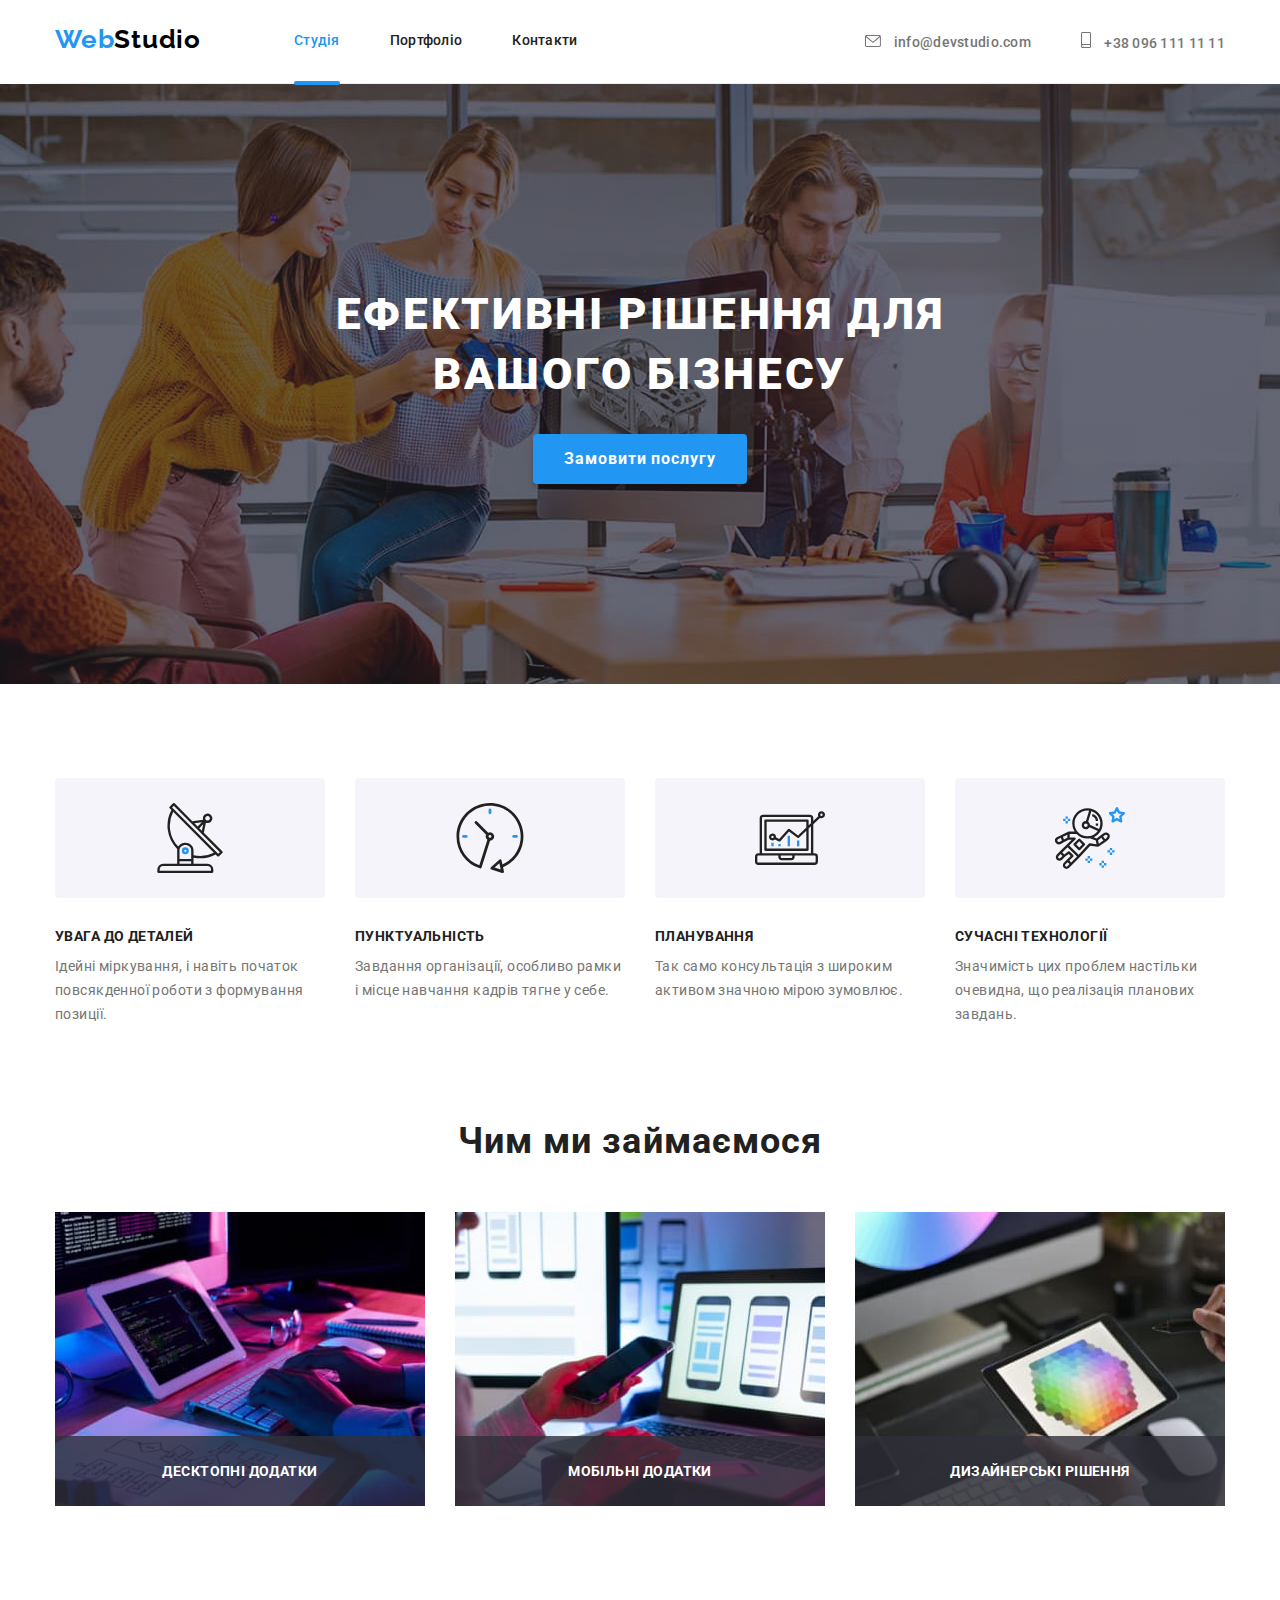
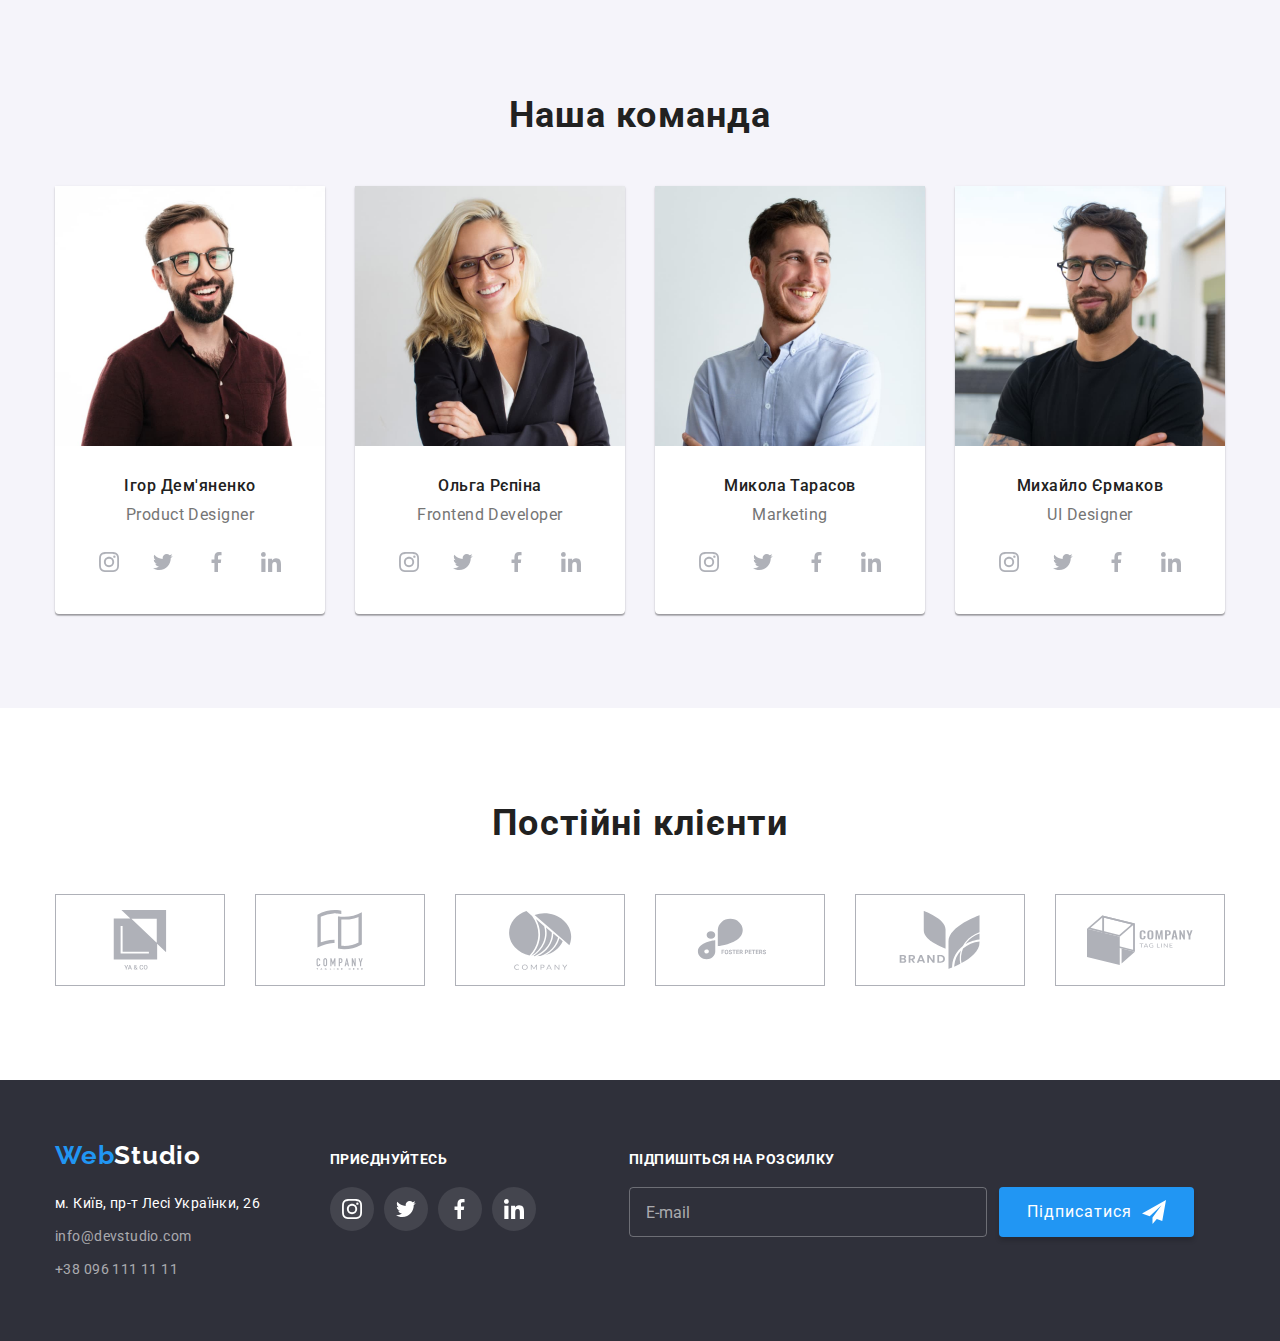
<file: index.html>
<!DOCTYPE html>
<html lang="uk">
  <head>
    <meta charset="UTF-8" />
    <meta http-equiv="X-UA-Compatible" content="IE=edge" />
    <meta name="viewport" content="width=device-width, initial-scale=1.0" />
    <title>Web Studio</title>
    <!-- Fonts -->
    <link rel="preconnect" href="https://fonts.googleapis.com" />
    <link rel="preconnect" href="https://fonts.gstatic.com" crossorigin />
    <link
      href="https://fonts.googleapis.com/css2?family=Raleway:wght@700&family=Roboto:wght@400;500;700;900&display=swap"
      rel="stylesheet"
    />
    <link
      rel="stylesheet"
      href="https://cdnjs.cloudflare.com/ajax/libs/modern-normalize/1.1.0/modern-normalize.min.css"
    />
    <link rel="stylesheet" href="./css/styles.css" />
  </head>
  <body class="page">
    <!--Шапка сайту-->
    <header class="header">
      <div class="container header-container">
        <a class="logo-header" href="index.html"> <span class="special">Web</span>Studio</a>
        <nav class="main-nav">
          <ul class="list list-nav">
            <li class="list-item"
              ><a
                class="link link-nav menu-link"
                href="./index.html"
                target="_parent"
                rel="noopener noreferrer"
                >Студія</a
              ></li
            >
            <li class="list-item"
              ><a
                class="link link-nav"
                href="./portfolio.html"
                target="_parent"
                rel="noopener noreferrer"
                >Портфоліо</a
              ></li
            >
            <li class="list-item"
              ><a class="link link-nav" href="" target="_parent" rel="noopener noreferrer"
                >Контакти</a
              ></li
            >
          </ul>
        </nav>
        <ul class="list-address list-address-nav">
          <li class="list-item">
            <a class="link link-nav icon" href="mailto:info@devstudio.com">
              <svg class="nav-icon" width="16px" height="12px">
                <use href="./images/icon.svg#mail"></use>
              </svg>
              info@devstudio.com
            </a>
          </li>
          <li class="list-item"
            ><a class="link link-nav" href="tel:+380961111111">
              <svg class="nav-icon" width="10px" height="16px">
                <use href="./images/icon.svg#smartphone"></use>
              </svg>
              +38 096 111 11 11</a
            ></li
          >
        </ul>
      </div>
    </header>

    <!--Основний контент-->
    <main class="main">
      <!--Герой контент-->
      <section class="hero">
        <div class="container hero-container">
          <h1 class="caption">Ефективні рішення для вашого бізнесу</h1>
          <button class="btn" type="button" data-modal-open>Замовити послугу</button>
        </div>

        <!-- Модальне вікно -->
        <div class="backdrop is-hidden" data-modal>
          <div class="modal">
            <button class="modal-btn" type="button" data-modal-close>
              <svg class="modal-svg" width="11" height="11">
                <use href="./images/icon.svg#vector"></use>
              </svg>
            </button>

            <form class="register-form">
              <strong class="register-form-title">Залиште свої дані, ми вам передзвонимо</strong>

              <div class="register-form-group" role="group">
                <label class="register-form-field">
                  <span class="register-form-label">Ім'я</span>
                  <span class="register-form-holder">
                    <input class="register-form-input" type="text" name="name" />
                    <svg class="register-form-icon" width="18" height="18">
                      <use href="./images/icon.svg#form-person"></use>
                    </svg>
                  </span>
                </label>

                <label class="register-form-field">
                  <span class="register-form-label">Телефон</span>
                  <span class="register-form-holder">
                    <input
                      class="register-form-input"
                      type="tel"
                      name="phone"
                      required
                      minlength="13"
                      maxlength="13"
                    />
                    <svg class="register-form-icon" width="18" height="18">
                      <use href="./images/icon.svg#form-phone"></use>
                    </svg>
                  </span>
                </label>

                <label class="register-form-field">
                  <span class="register-form-label">Пошта</span>
                  <span class="register-form-holder">
                    <input class="register-form-input" type="email" name="mail" />
                    <svg class="register-form-icon" width="18" height="18">
                      <use href="./images/icon.svg#form-mail"></use>
                    </svg>
                  </span>
                </label>

                <label class="register-form-field">
                  <span class="register-form-label">Коментар</span>
                  <textarea
                    class="register-form-massage"
                    name="comment"
                    rows="10"
                    placeholder="Введіть текст"
                  ></textarea>
                </label>
              </div>

              <label class="register-form-agreement">
                <input
                  class="register-form-checkbox visually-hidden"
                  type="checkbox"
                  name="checkbox"
                />
                
                <span class="checkbox-icon"></span>
                <span class="register-form-desc"
                  >Погоджуюся з розсилкою та приймаю
                  <a class="register-form-link" href="">Умови договору</a>
                </span>
              </label>

              <button class="register-form-btn btn" type="submit">Відправити</button>
            </form>
          </div>
        </div>
      </section>

      <!--Особливості-->
      <section class="feature-content section">
        <div class="container features-container">
          <!--Створили заголовок "особливості", який потім приховаємо в CSS-->
          <h2 class="visually-hidden">Особливості</h2>
          <ul class="list features-list">
            <li class="list-item feature-item">
              <div class="feature-icon">
                <svg width="70px" height="70px">
                  <use href="./images/icon.svg#antenna"></use>
                </svg>
              </div>
              <h3 class="features">УВАГА ДО ДЕТАЛЕЙ</h3>
              <p class="text">
                Ідейні міркування, і навіть початок повсякденної роботи з формування позиції.
              </p>
            </li>
            <li class="list-item feature-item">
              <div class="feature-icon">
                <svg width="70px" height="70px">
                  <use href="./images/icon.svg#clock"></use>
                </svg>
              </div>
              <h3 class="features">ПУНКТУАЛЬНІСТЬ</h3>
              <p class="text">
                Завдання організації, особливо рамки і місце навчання кадрів тягне у себе.
              </p>
            </li>
            <li class="list-item feature-item">
              <div class="feature-icon">
                <svg width="70px" height="70px">
                  <use href="./images/icon.svg#diagram"></use>
                </svg>
              </div>
              <h3 class="features">ПЛАНУВАННЯ</h3>
              <p class="text"> Так само консультація з широким активом значною мірою зумовлює. </p>
            </li>
            <li class="list-item feature-item">
              <div class="feature-icon">
                <svg width="70px" height="70px">
                  <use href="./images/icon.svg#cosmonaut"></use>
                </svg>
              </div>
              <h3 class="features">СУЧАСНІ ТЕХНОЛОГІЇ</h3>
              <p class="text">
                Значимість цих проблем настільки очевидна, що реалізація планових завдань.
              </p>
            </li>
          </ul>
        </div>
      </section>
      <!--Чим ми займаємось-->
      <section class="section section-work">
        <div class="container work-container">
          <h2 class="headline">Чим ми займаємося</h2>
          <ul class="list list-work">
            <li class="list-item"
              ><img src="./images/about/box1.jpg" alt="Кодуємо" width="370" height="294" />
              <div class="work">
                <p class="work-text">Десктопні додатки</p>
              </div>
            </li>
            <li class="list-item"
              ><img
                src="./images/about/box2.jpg"
                alt="Проводиться оптимізація під усі пристрої"
                width="370"
                height="294"
              />
              <div class="work">
                <p class="work-text">Мобільні додатки</p>
              </div>
            </li>
            <li class="list-item"
              ><img
                src="./images/about/box3.jpg"
                alt="Створюємо візуальні ефекти"
                width="370"
                height="294"
              />
              <div class="work">
                <p class="work-text">Дизайнерські рішення</p>
              </div>
            </li>
          </ul>
        </div>
      </section>
      <!--Наша команда-->
      <section class="section team-section">
        <div class="container team-container">
          <h2 class="headline">Наша команда</h2>
          <ul class="list team-list">
            <li class="list-item team-item">
              <img src="./images/team/img1.jpg" alt="Ігор Дем'яненко" width="270" height="260" />
              <div class="team">
                <h3 class="headline-team">Ігор Дем'яненко</h3>
                <p class="headline-text" lang="en">Product Designer</p>
                <!-- team icon -->
                <ul class="list our-team-list">
                  <li>
                    <a
                      class="team-link"
                      href="https://www.instagram.com/"
                      target="_blank"
                      rel="noopener noreferrer"
                      aria-label="instagram"
                    >
                      <svg class="team-icon" width="20px" height="20px">
                        <use href="./images/icon.svg#instagram"></use>
                      </svg>
                    </a>
                  </li>
                  <li>
                    <a
                      class="team-link"
                      href="https://www.twitter.com/"
                      target="_blank"
                      rel="noopener noreferrer"
                      aria-label="twitter"
                    >
                      <svg class="team-icon" width="20px" height="20px">
                        <use href="./images/icon.svg#twitter"></use>
                      </svg>
                    </a>
                  </li>
                  <li>
                    <a
                      class="team-link"
                      href="https://www.facebook.com/"
                      target="_blank"
                      rel="noopener noreferrer"
                      aria-label="facebook"
                    >
                      <svg class="team-icon" width="20px" height="20px">
                        <use href="./images/icon.svg#facebook"></use>
                      </svg>
                    </a>
                  </li>
                  <li>
                    <a
                      class="team-link"
                      href="https://www.linkedin.com/"
                      target="_blank"
                      rel="noopener noreferrer"
                      aria-label="linkedin"
                    >
                      <svg class="team-icon" width="20px" height="20px">
                        <use href="./images/icon.svg#linkedin"></use>
                      </svg>
                    </a>
                  </li>
                </ul>
              </div>
            </li>
            <li class="list-item team-item">
              <img src="./images/team/img2.jpg" alt="Ольга Рєпіна" width="270" height="260" />
              <div class="team">
                <h3 class="headline-team">Ольга Рєпіна</h3>
                <p class="headline-text" lang="en">Frontend Developer</p>
                <!-- team icon -->
                <ul class="list our-team-list">
                  <li>
                    <a
                      class="team-link"
                      href="https://www.instagram.com/"
                      target="_blank"
                      rel="noopener noreferrer"
                      aria-label="instagram"
                    >
                      <svg class="team-icon" width="20px" height="20px">
                        <use href="./images/icon.svg#instagram"></use>
                      </svg>
                    </a>
                  </li>
                  <li>
                    <a
                      class="team-link"
                      href="https://www.twitter.com/"
                      target="_blank"
                      rel="noopener noreferrer"
                      aria-label="twitter"
                    >
                      <svg class="team-icon" width="20px" height="20px">
                        <use href="./images/icon.svg#twitter"></use>
                      </svg>
                    </a>
                  </li>
                  <li>
                    <a
                      class="team-link"
                      href="https://www.facebook.com/"
                      target="_blank"
                      rel="noopener noreferrer"
                      aria-label="facebook"
                    >
                      <svg class="team-icon" width="20px" height="20px">
                        <use href="./images/icon.svg#facebook"></use>
                      </svg>
                    </a>
                  </li>
                  <li>
                    <a
                      class="team-link"
                      href="https://www.linkedin.com/"
                      target="_blank"
                      rel="noopener noreferrer"
                      aria-label="linkedin"
                    >
                      <svg class="team-icon" width="20px" height="20px">
                        <use href="./images/icon.svg#linkedin"></use>
                      </svg>
                    </a>
                  </li>
                </ul>
              </div>
            </li>
            <li class="list-item team-item">
              <img src="./images/team/img3.jpg" alt="Микола Тарасов" width="270" height="260" />
              <div class="team">
                <h3 class="headline-team">Микола Тарасов</h3>
                <p class="headline-text" lang="en">Marketing</p>
                <!-- team icon -->
                <ul class="list our-team-list">
                  <li>
                    <a
                      class="team-link"
                      href="https://www.instagram.com/"
                      target="_blank"
                      rel="noopener noreferrer"
                      aria-label="instagram"
                    >
                      <svg class="team-icon" width="20px" height="20px">
                        <use href="./images/icon.svg#instagram"></use>
                      </svg>
                    </a>
                  </li>
                  <li>
                    <a
                      class="team-link"
                      href="https://www.twitter.com/"
                      target="_blank"
                      rel="noopener noreferrer"
                      aria-label="twitter"
                    >
                      <svg class="team-icon" width="20px" height="20px">
                        <use href="./images/icon.svg#twitter"></use>
                      </svg>
                    </a>
                  </li>
                  <li>
                    <a
                      class="team-link"
                      href="https://www.facebook.com/"
                      target="_blank"
                      rel="noopener noreferrer"
                      aria-label="facebook"
                    >
                      <svg class="team-icon" width="20px" height="20px">
                        <use href="./images/icon.svg#facebook"></use>
                      </svg>
                    </a>
                  </li>
                  <li>
                    <a
                      class="team-link"
                      href="https://www.linkedin.com/"
                      target="_blank"
                      rel="noopener noreferrer"
                      aria-label="linkedin"
                    >
                      <svg class="team-icon" width="20px" height="20px">
                        <use href="./images/icon.svg#linkedin"></use>
                      </svg>
                    </a>
                  </li>
                </ul>
              </div>
            </li>
            <li class="list-item team-item">
              <img src="./images/team/img4.jpg" alt="Михайло Єрмаков" width="270" height="260" />
              <div class="team">
                <h3 class="headline-team">Михайло Єрмаков</h3>
                <p class="headline-text" lang="en">UI Designer</p>
                <!-- team icon -->
                <ul class="list our-team-list">
                  <li>
                    <a
                      class="team-link"
                      href="https://www.instagram.com/"
                      target="_blank"
                      rel="noopener noreferrer"
                      aria-label="instagram"
                    >
                      <svg class="team-icon" width="20px" height="20px">
                        <use href="./images/icon.svg#instagram"></use>
                      </svg>
                    </a>
                  </li>
                  <li>
                    <a
                      class="team-link"
                      href="https://www.twitter.com/"
                      target="_blank"
                      rel="noopener noreferrer"
                      aria-label="twitter"
                    >
                      <svg class="team-icon" width="20px" height="20px">
                        <use href="./images/icon.svg#twitter"></use>
                      </svg>
                    </a>
                  </li>
                  <li>
                    <a
                      class="team-link"
                      href="https://www.facebook.com/"
                      target="_blank"
                      rel="noopener noreferrer"
                      aria-label="facebook"
                    >
                      <svg class="team-icon" width="20px" height="20px">
                        <use href="./images/icon.svg#facebook"></use>
                      </svg>
                    </a>
                  </li>
                  <li>
                    <a
                      class="team-link"
                      href="https://www.linkedin.com/"
                      target="_blank"
                      rel="noopener noreferrer"
                      aria-label="linkedin"
                    >
                      <svg class="team-icon" width="20px" height="20px">
                        <use href="./images/icon.svg#linkedin"></use>
                      </svg>
                    </a>
                  </li>
                </ul>
              </div>
            </li>
          </ul>
        </div>
      </section>

      <section class="section-customers">
        <h2 class="customers">Постійні клієнти</h2>
        <ul class="list customers-group">
          <li class="list-customers"
            ><a class="link-customers" href=""
              ><svg class="icon-customers" width="106px" height="60px">
                <use href="./images/icon.svg#yaco"></use></svg></a
          ></li>
          <li class="list-customers"
            ><a class="link-customers" href=""
              ><svg class="icon-customers" width="106px" height="60px">
                <use href="./images/icon.svg#tagline-company"></use></svg></a
          ></li>
          <li class="list-customers"
            ><a class="link-customers" href=""
              ><svg class="icon-customers" width="106px" height="60px">
                <use href="./images/icon.svg#object-company"></use></svg></a
          ></li>
          <li class="list-customers"
            ><a class="link-customers" href=""
              ><svg class="icon-customers" width="106px" height="60px">
                <use href="./images/icon.svg#group-foster"></use></svg></a
          ></li>
          <li class="list-customers"
            ><a class="link-customers" href=""
              ><svg class="icon-customers" width="106px" height="60px">
                <use href="./images/icon.svg#group"></use></svg></a
          ></li>
          <li class="list-customers"
            ><a class="link-customers" href=""
              ><svg class="icon-customers" width="106px" height="60px">
                <use href="./images/icon.svg#group-company"></use></svg></a
          ></li>
        </ul>
      </section>
    </main>

    <!--Підвал-->
    <footer class="footer">
      <div class="container footer-container">
        <div class="footer-address">
          <a class="logo-footer" href="index.html"> <span class="special">Web</span>Studio</a>

          <address class="address">
            <ul class="address-list">
              <li class="footer-item">
                <p class="address-text"> м. Київ, пр-т Лесі Українки, 26</p>
              </li>
              <li class="list footer-item"
                ><a class="link footer-link" href="mailto:info@devstudio.com"
                  >info@devstudio.com</a
                ></li
              >
              <li class="list"
                ><a class="link footer-link" href="tel:+380961111111">+38 096 111 11 11</a></li
              >
            </ul>
          </address>
        </div>

        <div>
          <h2 class="social-caption">приєднуйтесь</h2>
          <ul class="social list">
            <li class="social-item">
              <a
                class="social-link"
                href="https://www.instagram.com/"
                target="_blank"
                rel="noopener noreferrer"
                aria-label="instagram"
              >
                <svg class="social-icon" width="20px" height="20px">
                  <use href="./images/icon.svg#instagram"></use>
                </svg>
              </a>
            </li>
            <li class="social-item">
              <a
                class="social-link"
                href="https://www.twitter.com/"
                target="_blank"
                rel="noopener noreferrer"
                aria-label="twitter"
              >
                <svg class="social-icon" width="20px" height="20px">
                  <use href="./images/icon.svg#twitter"></use>
                </svg>
              </a>
            </li>
            <li class="social-item">
              <a
                class="social-link"
                href="https://www.facebook.com/"
                target="_blank"
                rel="noopener noreferrer"
                aria-label="facebook"
              >
                <svg class="social-icon" width="20px" height="20px">
                  <use href="./images/icon.svg#facebook"></use>
                </svg>
              </a>
            </li>
            <li class="social-item">
              <a
                class="social-link"
                href="https://www.linkedin.com/"
                target="_blank"
                rel="noopener noreferrer"
                aria-label="linkedin"
              >
                <svg class="social-icon" width="20px" height="20px">
                  <use href="./images/icon.svg#linkedin"></use>
                </svg>
              </a>
            </li>
          </ul>
        </div>

        <div class="subscrib-group">
          <strong class="subscrib-title">Підпишіться на розсилку</strong>
          <div class="subscrib">
            <label class="subscrib-form-field">
              <input class="subscrib-input" type="email" name="subscrib" placeholder="E-mail" />
            </label>

            <button class="subscrib-btn" type="submit">
              Підписатися
              <svg class="icon-send" width="24" height="24">
                <use href="./images/icon.svg#icon-send"></use>
              </svg>
            </button>
          </div>
        </div>
      </div>
    </footer>

    <script src="./js/modal.js"></script>
  </body>
</html>
</file>
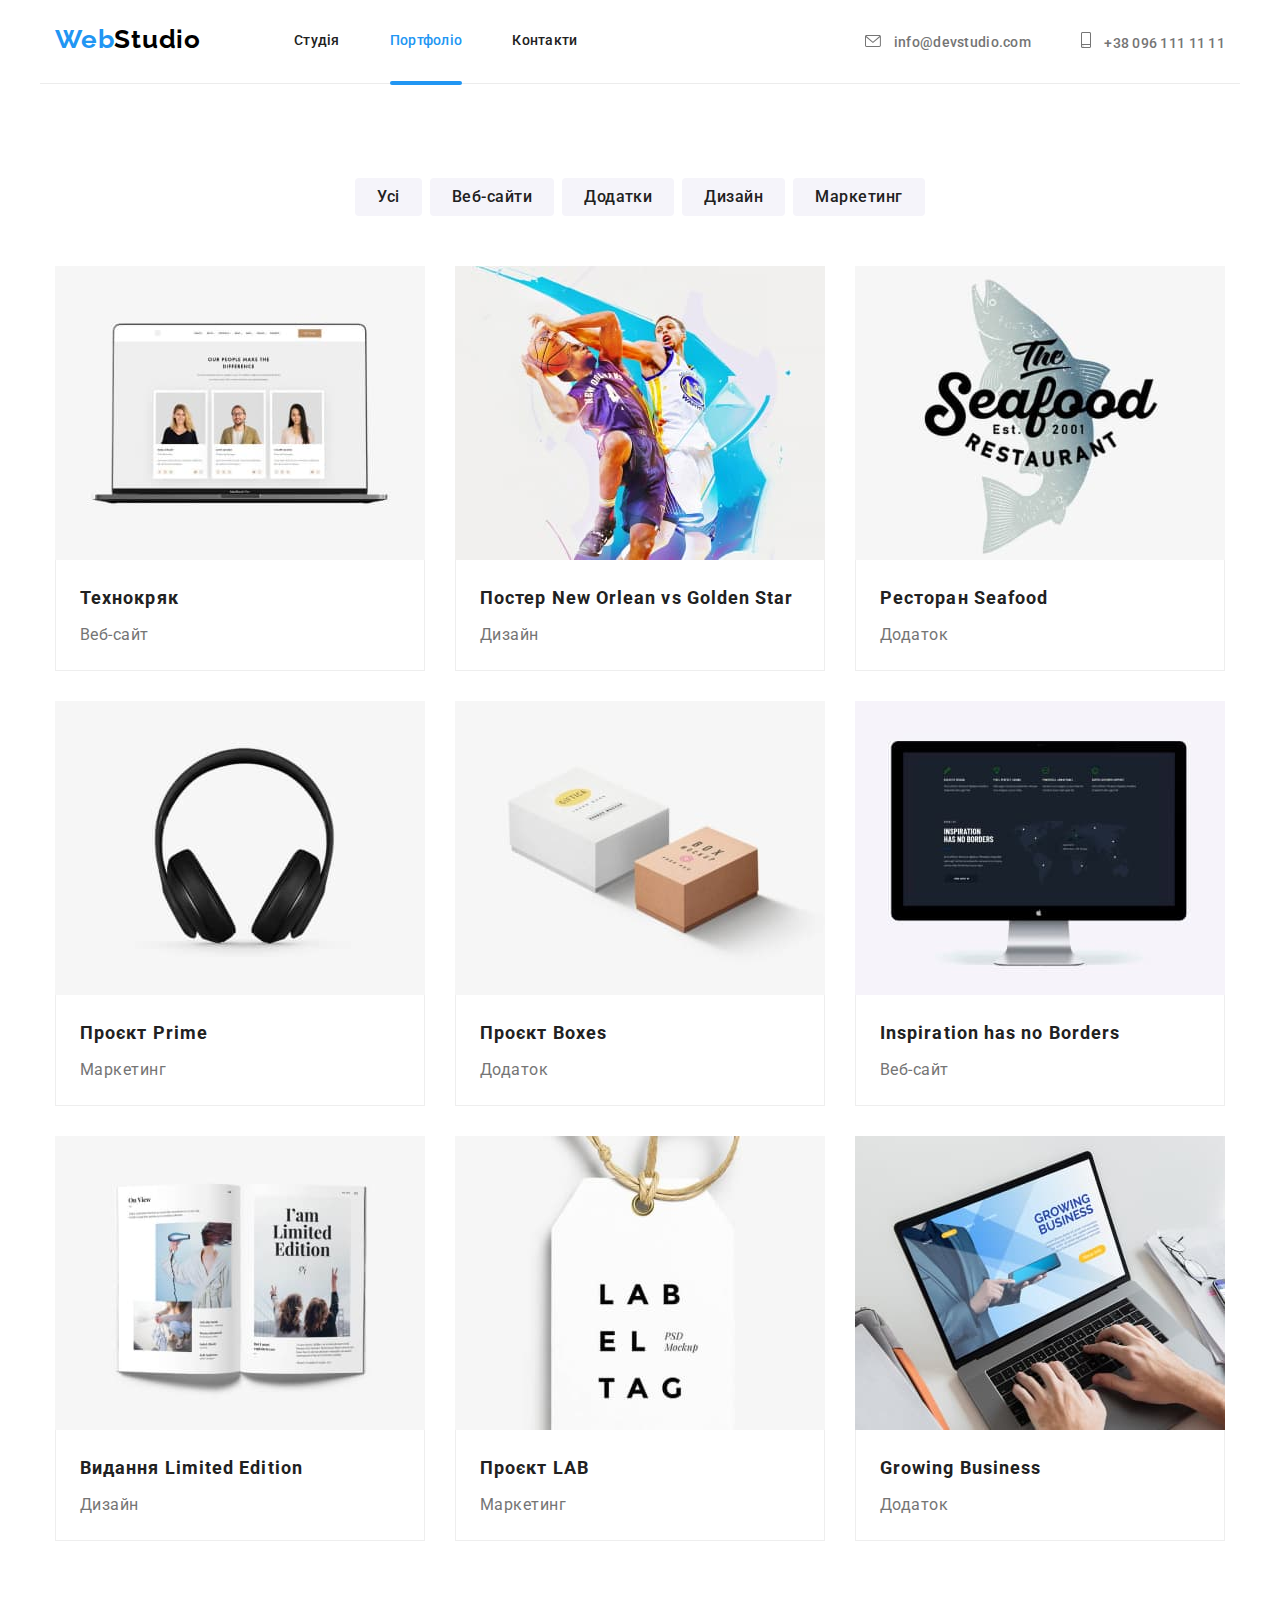
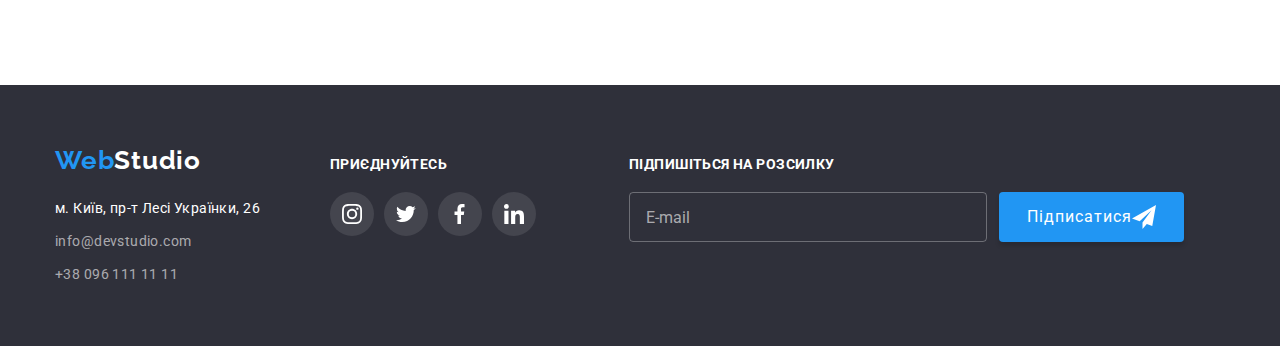
<file: portfolio.html>
<!DOCTYPE html>
<html lang="uk">
  <head>
    <meta charset="UTF-8" />
    <meta http-equiv="X-UA-Compatible" content="IE=edge" />
    <meta name="viewport" content="width=device-width, initial-scale=1.0" />
    <title>WebS tudio</title>
    <!-- Fonts -->
    <link rel="preconnect" href="https://fonts.googleapis.com" />
    <link rel="preconnect" href="https://fonts.gstatic.com" crossorigin />
    <link
      href="https://fonts.googleapis.com/css2?family=Raleway:wght@700&family=Roboto:wght@400;500;700;900&display=swap"
      rel="stylesheet"
    />
    <link
      rel="stylesheet"
      href="https://cdnjs.cloudflare.com/ajax/libs/modern-normalize/1.1.0/modern-normalize.min.css"
    />
    <link rel="stylesheet" href="./css/styles.css" />
  </head>
  <body class="page">
    <!--Шапка сайту-->
    <header class="header">
      <div class="container header-container">
        <a class="logo-header" href="index.html"> <span class="special">Web</span>Studio</a>
        <nav class="main-nav">
          <ul class="list list-nav">
            <li class="list-item"
              ><a
                class="link link-nav"
                href="./index.html"
                target="_parent"
                rel="noopener noreferrer"
                >Студія</a
              ></li
            >
            <li class="list-item"
              ><a
                class="link link-nav menu-link"
                href="./portfolio.html"
                target="_parent"
                rel="noopener noreferrer"
                >Портфоліо</a
              ></li
            >
            <li class="list-item"
              ><a class="link link-nav" href="" target="_parent" rel="noopener noreferrer"
                >Контакти</a
              ></li
            >
          </ul>
        </nav>
        <ul class="list-address list-address-nav">
          <li class="list-item-nav">
            <a class="link link-nav icon" href="mailto:info@devstudio.com">
              <svg class="nav-icon" width="16px" height="12px">
                <use href="./images/icon.svg#mail"></use>
              </svg>
              info@devstudio.com
            </a>
          </li>
          <li class="list-item-nav"
            ><a class="link link-nav" href="tel:+380961111111">
              <svg class="nav-icon" width="10px" height="16px">
                <use href="./images/icon.svg#smartphone"></use>
              </svg>
              +38 096 111 11 11</a
            ></li
          >
        </ul>
      </div>
    </header>

    <!--Основний контент-->
    <main class="page">
      <section class="subcat subcat-section">
        <h1 hidden>Портфоліо</h1>
        <div class="container portfolio-container">
          <ul class="list portfolio-choice">
            <li><button class="button" type="button">Усі</button></li>
            <li><button class="button" type="button">Веб-сайти</button></li>
            <li><button class="button" type="button">Додатки</button></li>
            <li><button class="button" type="button">Дизайн</button></li>
            <li><button class="button" type="button">Маркетинг</button></li>
          </ul>

          <ul class="list portfolio-list">
            <li class="list-item portfolio-item">
              <a class="link portfolio-link" href="">
                <div class="card-thumb">
                  <img
                    class="link-img"
                    src="./images/portfolio/img.jpg"
                    alt="Ноутбук з відображення сайту"
                    width="370"
                    height="294"
                  />

                  <div class="overlay">
                    <p class="overlay-desc">
                      Ресурс пропонує комплексні пропозиції з різним рівнем функціоналу та сервісів.
                      Все це дозволить відвідувачу отримати вичерпні відомості про компанію чи
                      приватну особу.
                    </p>
                  </div>
                </div>

                <div class="subcat-contant">
                  <h2 class="subcat-title">Технокряк</h2>
                  <p class="subtitle">Веб-сайт</p>
                </div>
              </a>
            </li>

            <li class="list-item portfolio-item">
              <a class="link portfolio-link" href="">
                <div class="card-thumb">
                  <img
                    class="link-img"
                    src="./images/portfolio/img-1.jpg"
                    alt="Двоє баскетболістів боряться за м'яч"
                    width="370"
                    height="294"
                  />
                  <div class="overlay">
                    <p class="overlay-desc">
                      Ресурс пропонує комплексні пропозиції з різним рівнем функціоналу та сервісів.
                      Все це дозволить відвідувачу отримати вичерпні відомості про компанію чи
                      приватну особу.
                    </p>
                  </div>
                </div>

                <div class="subcat-contant">
                  <h2 class="subcat-title">Постер New Orlean vs Golden Star</h2>
                  <p class="subtitle">Дизайн</p>
                </div>
              </a>
            </li>

            <li class="list-item portfolio-item">
              <a class="link portfolio-link" href="">
                <div class="card-thumb">
                  <img
                    class="link-img"
                    src="./images/portfolio/img-2.jpg"
                    alt="Емблема ресторана з рибою на задньому фоні"
                    width="370"
                    height="294"
                  />
                  <div class="overlay">
                    <p class="overlay-desc">
                      Ресурс пропонує комплексні пропозиції з різним рівнем функціоналу та сервісів.
                      Все це дозволить відвідувачу отримати вичерпні відомості про компанію чи
                      приватну особу.
                    </p>
                  </div>
                </div>

                <div class="subcat-contant">
                  <h2 class="subcat-title">Ресторан Seafood</h2>
                  <p class="subtitle">Додаток</p>
                </div>
              </a>
            </li>

            <li class="list-item portfolio-item">
              <a class="link portfolio-link" href="">
                <div class="card-thumb">
                  <img
                    class="link-img"
                    src="./images/portfolio/img-3.jpg"
                    alt="Наушники"
                    width="370"
                    height="294"
                  />

                  <div class="overlay">
                    <p class="overlay-desc">
                      Ресурс пропонує комплексні пропозиції з різним рівнем функціоналу та сервісів.
                      Все це дозволить відвідувачу отримати вичерпні відомості про компанію чи
                      приватну особу.
                    </p>
                  </div>
                </div>

                <div class="subcat-contant">
                  <h2 class="subcat-title">Проєкт Prime</h2>
                  <p class="subtitle">Маркетинг</p>
                </div>
              </a>
            </li>

            <li class="list-item portfolio-item">
              <a class="link portfolio-link" href="">
                <div class="card-thumb">
                  <img
                    class="link-img"
                    src="./images/portfolio/img-4.jpg"
                    alt="Дві коробки білого та коричнового кольору"
                    width="370"
                    height="294"
                  />
                  <div class="overlay">
                    <p class="overlay-desc">
                      Ресурс пропонує комплексні пропозиції з різним рівнем функціоналу та сервісів.
                      Все це дозволить відвідувачу отримати вичерпні відомості про компанію чи
                      приватну особу.
                    </p>
                  </div>
                </div>
                <div class="subcat-contant">
                  <h2 class="subcat-title">Проєкт Boxes</h2>
                  <p class="subtitle">Додаток</p>
                </div>
              </a>
            </li>

            <li class="list-item portfolio-item">
              <a class="link portfolio-link" href="">
                <div class="card-thumb">
                  <img
                    class="link-img"
                    src="./images/portfolio/img-5.jpg"
                    alt="Монітор на якомі водображається надпис Натхнення не має кордонів"
                    width="370"
                    height="294"
                  />
                  <div class="overlay">
                    <p class="overlay-desc">
                      Ресурс пропонує комплексні пропозиції з різним рівнем функціоналу та сервісів.
                      Все це дозволить відвідувачу отримати вичерпні відомості про компанію чи
                      приватну особу.
                    </p>
                  </div>
                </div>
                <div class="subcat-contant">
                  <h2 class="subcat-title">Inspiration has no Borders</h2>
                  <p class="subtitle">Веб-сайт</p>
                </div>
              </a>
            </li>

            <li class="list-item portfolio-item">
              <a class="link portfolio-link" href="">
                <div class="card-thumb">
                  <img
                    class="link-img"
                    src="./images/portfolio/img-6.jpg"
                    alt="Відкрита книга"
                    width="370"
                    height="294"
                  />
                  <div class="overlay">
                    <p class="overlay-desc">
                      Ресурс пропонує комплексні пропозиції з різним рівнем функціоналу та сервісів.
                      Все це дозволить відвідувачу отримати вичерпні відомості про компанію чи
                      приватну особу.
                    </p>
                  </div>
                </div>
                <div class="subcat-contant">
                  <h2 class="subcat-title">Видання Limited Edition</h2>
                  <p class="subtitle">Дизайн</p>
                </div>
              </a>
            </li>

            <li class="list-item portfolio-item">
              <a class="link portfolio-link" href="">
                <div class="card-thumb">
                  <img
                    class="link-img"
                    src="./images/portfolio/img-7.jpg"
                    alt="Біла етикетка з назвою проєкта"
                    width="370"
                    height="294"
                  />
                  <div class="overlay">
                    <p class="overlay-desc">
                      Ресурс пропонує комплексні пропозиції з різним рівнем функціоналу та сервісів.
                      Все це дозволить відвідувачу отримати вичерпні відомості про компанію чи
                      приватну особу.
                    </p>
                  </div>
                </div>
                <div class="subcat-contant">
                  <h2 class="subcat-title">Проєкт LAB</h2>
                  <p class="subtitle">Маркетинг</p>
                </div>
              </a>
            </li>

            <li class="list-item portfolio-item">
              <a class="link portfolio-link" href="">
                <div class="card-thumb">
                  <img
                    class="link-img"
                    src="./images/portfolio/img-8.jpg"
                    alt="Людина друкує за ноутбуком "
                    width="370"
                    height="294"
                  />
                  <div class="overlay">
                    <p class="overlay-desc">
                      Ресурс пропонує комплексні пропозиції з різним рівнем функціоналу та сервісів.
                      Все це дозволить відвідувачу отримати вичерпні відомості про компанію чи
                      приватну особу.
                    </p>
                  </div>
                </div>
                <div class="subcat-contant">
                  <h2 class="subcat-title">Growing Business</h2>
                  <p class="subtitle">Додаток</p>
                </div>
              </a>
            </li>
          </ul>
        </div>
      </section>
    </main>

    <!--Підвал-->
     <footer class="footer">
      <div class="container footer-container">
        <div class="footer-address">
          <a class="logo-footer" href="index.html"> <span class="special">Web</span>Studio</a>

          <address class="address">
            <ul class="address-list">
              <li class="footer-item">
                <p class="address-text"> м. Київ, пр-т Лесі Українки, 26</p>
              </li>
              <li class="list footer-item"
                ><a class="link footer-link" href="mailto:info@devstudio.com"
                  >info@devstudio.com</a
                ></li
              >
              <li class="list"
                ><a class="link footer-link" href="tel:+380961111111">+38 096 111 11 11</a></li
              >
            </ul>
          </address>
        </div>

        <div>
          <h2 class="social-caption">приєднуйтесь</h2>
          <ul class="social list">
            <li class="social-item">
              <a
                class="social-link"
                href="https://www.instagram.com/"
                target="_blank"
                rel="noopener noreferrer"
                aria-label="instagram"
              >
                <svg class="social-icon" width="20px" height="20px">
                  <use href="./images/icon.svg#instagram"></use>
                </svg>
              </a>
            </li>
            <li class="social-item">
              <a
                class="social-link"
                href="https://www.twitter.com/"
                target="_blank"
                rel="noopener noreferrer"
                aria-label="twitter"
              >
                <svg class="social-icon" width="20px" height="20px">
                  <use href="./images/icon.svg#twitter"></use>
                </svg>
              </a>
            </li>
            <li class="social-item">
              <a
                class="social-link"
                href="https://www.facebook.com/"
                target="_blank"
                rel="noopener noreferrer"
                aria-label="facebook"
              >
                <svg class="social-icon" width="20px" height="20px">
                  <use href="./images/icon.svg#facebook"></use>
                </svg>
              </a>
            </li>
            <li class="social-item">
              <a
                class="social-link"
                href="https://www.linkedin.com/"
                target="_blank"
                rel="noopener noreferrer"
                aria-label="linkedin"
              >
                <svg class="social-icon" width="20px" height="20px">
                  <use href="./images/icon.svg#linkedin"></use>
                </svg>
              </a>
            </li>
          </ul>
        </div>

        <div class="subscrib-group">
          <strong class="subscrib-title">Підпишіться на розсилку</strong>
          <div class="subscrib">
            <label class="subscrib-form-field">
              <input class="subscrib-input" type="email" name="subscrib" placeholder="E-mail"/>
            </label>
            
            <button class="subscrib-btn" type="submit"> <span class="subscrib-text">Підписатися</span>
              <svg width="24" height="24">
                <use href="./images/icon.svg#icon-send"></use>
              </svg>
            </button>
          </div>
        </div>
      </div>
    </footer>
  </body>
</html>
</file>
<file: css/styles.css>
:root {
  /* Fonts */
  --main-font: Roboto, sans-serif;
  --secondary-font: Raleway, sans-serif;

  /* Text colors */
  --main-txt-color: #212121;
  --grey-txt-color: #757575;
  --accent-txt-color: #2196f3;
  --light-txt-color: #ffffff;
  --dark-text-color: #000000;

  /* Background colors*/
  --accent-bg-color: #2196f3;
  --light-grey-bg-color: #f5f4fa;
  --light-bg-color: #ffffff;
  --icon-bg-color: #ffffff;
  --footer-bg-color: #2f303a;
  --hover-bg-btn: #188ce8;

  /* Other */
  --border-color: #eeeeee;
  --checkbox-border-color: #212121;
  --icon-border-color: #afb1b8;
  --icon-color: #afb1b8;
  --anim-main: 250ms cubic-bezier(0.4, 0, 0.2, 1);
}

.container {
  width: 1200px;
  padding-left: 15px;
  padding-right: 15px;
  margin: 0 auto;
}

/* BODY */

.page {
  font-family: var(--main-font);
  color: var(--main-txt-color);
}

/* reset */

h1,
h2,
h3,
h4,
h5,
h6,
p {
  margin: 0;
}

.visually-hidden {
  position: absolute;
  white-space: nowrap;
  width: 1px;
  height: 1px;
  overflow: hidden;
  border: 0;
  padding: 0;
  clip: rect(0 0 0 0);
  clip-path: inset(50%);
  margin: -1px;
}

img {
  display: block;

  max-width: 100%;
  height: auto;
}

.link,
.logo-header,
.logo-footer {
  text-decoration: none;
  color: currentColor;
}

.list,
.list-address,
.social-list {
  list-style: none;
  margin: 0;
  padding: 0;
}

address {
  font-style: normal;
}

/**
  |============================
  | HEADER
  |============================
*/

.header .container {
  border-bottom: 1px solid #ececec;
}

.header-container {
  display: flex;
}

.logo-header {
  display: flex;

  padding-top: 24px;

  margin-right: 93px;
  padding-bottom: 25px;
}

.main-nav {
  margin-right: auto;
}

.list-nav,
.list-address-nav {
  display: flex;
  gap: 50px;
  align-items: center;
}

.link-nav,
.menu-link {
  position: relative;
  display: block;
  padding-top: 32px;
  padding-bottom: 32px;
  align-items: center;

  transition: color var(--anim-main);
}

.menu-link {
  color: var(--accent-txt-color);
}

.menu-link::after {
  content: '';

  position: absolute;
  left: 0;
  bottom: -4.5px;

  display: block;
  width: 100%;
  height: 4px;

  background-color: var(--accent-bg-color);
  border-radius: 2px;
}

.header,
.list-address {
  font-weight: 500;
  font-size: 14px;
  line-height: calc(16 / 14);
  letter-spacing: 0.02em;
  color: var(--main-txt-color);
}

.icon {
  color: var(--grey-txt-color);
}

.icon:hover {
  color: var(--accent-txt-color);
}

.nav-icon {
  margin-right: 10px;

  fill: currentColor;
}

.header .link:hover,
.header .link:focus,
.footer .link:hover,
.footer .link:focus {
  color: var(--accent-txt-color);
}

.logo-header,
.logo-footer {
  font-family: var(--secondary-font);
  font-weight: 700;
  font-size: 26px;
  line-height: calc(31 / 26);
  letter-spacing: 0.03em;
  color: var(--dark-text-color);
}

.special {
  color: var(--accent-txt-color);
}

.list-address {
  color: var(--grey-txt-color);
}

/**
  |============================
  | main
  |============================
*/

.hero {
  background: #c4c4c4;
  max-width: 1600px;
  height: 600px;
  margin-left: auto;
  margin-right: auto;

  background-image: linear-gradient(to right, rgba(47, 48, 58, 0.4), rgba(47, 48, 58, 0.4)),
    url(../images/fon.jpg);
  background-size: cover;
  background-position: center;
  padding-top: 200px;
  padding-bottom: 200px;
}

.caption {
  width: 696px;
  min-height: 120px;

  margin-left: auto;
  margin-right: auto;
  margin-bottom: 30px;
  font-weight: 900;
  font-size: 44px;
  line-height: calc(60 / 44);
  text-align: center;
  letter-spacing: 0.06em;
  text-transform: uppercase;
  color: var(--light-txt-color);
}

.btn {
  display: block;
  margin-left: auto;
  margin-right: auto;

  padding: 10px 31px;
  box-shadow: 0px 4px 4px rgba(0, 0, 0, 0.15);
  border-radius: 4px;
  border: transparent;

  font-family: inherit;
  font-weight: 700;
  font-size: 16px;
  line-height: calc(30 / 16);

  text-align: center;
  letter-spacing: 0.06em;
  transition: color var(--anim-main);

  color: var(--light-txt-color);
  background-color: var(--accent-bg-color);
  cursor: pointer;
}

.btn:hover,
.btn:focus {
  background-color: var(--hover-bg-btn);
}

/**
  |============================
  | Модальне вікно
  |============================
*/

.backdrop {
  position: fixed;
  top: 0;
  left: 0;
  z-index: 1000;

  opacity: 1;
  transform: translateX(0%);

  width: 100%;
  height: 100%;

  background: rgba(0, 0, 0, 0.2);
  visibility: visible;
  transition: opacity var(--anim-main), visibility var(--anim-main), transform var(--anim-main);
}

.backdrop.is-hidden {
  opacity: 0;
  pointer-events: none;
  visibility: hidden;

  transform: translateX(100%);
}

.modal {
  position: absolute;
  top: 50%;
  left: 50%;
  transform: translate(-50%, -50%);

  width: 528px;
  height: 581px;
  padding: 40px;

  background: var(--light-bg-color);
  box-shadow: 0px 1px 3px rgba(0, 0, 0, 0.12), 0px 1px 1px rgba(0, 0, 0, 0.14),
    0px 2px 1px rgba(0, 0, 0, 0.2);
  border-radius: 4px;
}

.modal-btn {
  display: flex;
  align-items: center;
  justify-content: center;

  position: absolute;
  top: 8px;
  right: 8px;
  width: 30px;
  height: 30px;
  padding: 0;

  transition: fill var(--anim-main), background-color var(--anim-main);

  fill: var(--dark-text-color);
  background-color: var(--light-bg-color);
  border: 1px solid rgba(0, 0, 0, 0.1);
  border-radius: 50%;
  cursor: pointer;
}

.modal-btn:hover,
.modal-btn:focus {
  fill: var(--light-bg-color);
  background-color: var(--accent-bg-color);
}

label {
  display: block;
}

.register-form-title {
  display: block;
  text-align: center;
  font-size: 20px;
  line-height: calc(23 / 20);
  letter-spacing: 0.03em;
  margin-bottom: 12px;
}
.register-form-group {
  margin-bottom: 20px;
}

.register-form-field {
  position: relative;
  display: block;
  margin-bottom: 10px;
}

.register-form-label {
  display: block;
  margin-bottom: 4px;
  font-size: 12px;
  line-height: calc(14 / 12);
  letter-spacing: 0.01em;

  color: var(--grey-txt-color);
}

.register-form-holder {
  position: relative;
  display: flex;
  align-items: center;
}

.register-form-input {
  width: 100%;
  height: 40px;
  padding-left: 38px;
  padding-right: 38px;

  border: 1px solid rgba(33, 33, 33, 0.2);
  border-radius: 4px;
  outline: transparent;

  transition: border-color var(--anim-main);
}

.register-form-input:focus,
.register-form-massage:focus,
.subscrib-input:focus {
  border-color: var(--accent-bg-color);
}

.register-form-icon {
  position: absolute;

  margin-left: 12px;

  transition: fill var(--anim-main);
}

.register-form-input:focus + .register-form-icon {
  fill: var(--accent-bg-color);
}

.register-form-massage {
  display: block;
  resize: none;
  width: 100%;
  height: 120px;
  padding: 12px 16px;

  font-size: 12px;
  outline: transparent;
  border: 1px solid rgba(33, 33, 33, 0.2);
  border-radius: 4px;
}

.register-form-massage::placeholder {
  font-size: 12px;
  line-height: calc(14 / 12);
  letter-spacing: 0.01em;

  color: rgba(117, 117, 117, 0.5);
}

.register-form-agreement {
  display: flex;
  align-items: center;
  justify-content: center;
  margin-bottom: 30px;
}

.register-form-checkbox:checked + .checkbox-icon {
  border-color: var(--accent-bg-color);
  background-color: var(--accent-bg-color);
  background-image: url(../images/icon-check.svg);
  background-size: contain;
  background-origin: border-box;
}



.checkbox-icon {
  display: inline-block;
  width: 16px;
  height: 15px;
  margin-right: 10px;

  border: 2px solid var(--checkbox-border-color);
  border-radius: 4px;
}

.register-form-checkbox:focus + .checkbox-icon{
  border-color: var(--accent-bg-color);
  background-color: var(--accent-bg-color);
  background-image: url(../images/icon-check.svg);
  background-size: contain;
  background-origin: border-box;
}



.checkbox-icon:focus-visible{
  width: 50px;
  height: 50px;
  background-color: #188ce8;
}


.register-form-desc {
  font-size: 14px;
  line-height: calc(24 / 14);
  letter-spacing: 0.03em;

  user-select: none;

  color: var(--grey-txt-color);
}

.register-form-link {
  color: var(--accent-txt-color);
}

.register-form-btn {
  display: block;
  margin: 0 auto;
  padding: 10px 52px;
}

.register-form-btn:hover,
.register-form-btn:focus {
  background-color: var(--hover-bg-btn);
}

/**
  |============================
  | Кінець модального вікна
  |============================
*/

.feature-content {
  margin: 0;
  padding: 0;
  padding-top: 94px;
  padding-bottom: 94px;
}

#hidden {
  display: block;
}

.features-list {
  display: block;
  display: flex;
  gap: 30px;
  justify-content: center;
}

.feature-item {
  width: 270px;
}

.feature-icon {
  display: flex;
  align-items: center;
  justify-content: center;
  width: 270px;
  height: 120px;
  background: #f5f4fa;
  border-radius: 4px;
  margin-bottom: 30px;
}

.features {
  margin-bottom: 10px;

  font-weight: 700;
  font-size: 14px;
  line-height: calc(16 / 14);
  letter-spacing: 0.03em;
  text-transform: uppercase;
  color: var(--main-txt-color);
}
.text {
  font-size: 14px;
  line-height: calc(24 / 14);
  letter-spacing: 0.03em;
  color: var(--grey-txt-color);
}

.section-work {
  padding-bottom: 94px;
}

.headline {
  margin-bottom: 50px;

  font-weight: 700;
  font-size: 36px;
  line-height: calc(42 / 36);
  text-align: center;
  letter-spacing: 0.03em;
  color: var(--main-txt-color);
}

.list-work {
  display: flex;
  gap: 30px;
  justify-content: center;
}

.work {
  position: absolute;
  left: 0;
  bottom: 0;
  width: 370px;
  height: 70px;
  padding-top: 27px;
  padding-bottom: 27px;

  background: rgba(47, 48, 58, 0.8);
}

.work-text {
  font-weight: 700;
  font-size: 14px;
  line-height: calc(16 / 14);
  text-align: center;
  letter-spacing: 0.03em;
  text-transform: uppercase;

  color: var(--light-txt-color);
}

.team-section {
  background-color: var(--light-grey-bg-color);

  margin-left: auto;
  margin-right: auto;
  padding-top: 94px;
  padding-bottom: 94px;
}

.team-list {
  display: flex;
  gap: 30px;
  justify-content: center;
}

.team-item {
  background: var(--light-bg-color);
  box-shadow: 0px 1px 3px rgba(0, 0, 0, 0.12), 0px 1px 1px rgba(0, 0, 0, 0.14),
    0px 2px 1px rgba(0, 0, 0, 0.2);
  border-radius: 0px 0px 4px 4px;
}

.team {
  padding-top: 30px;
  padding-bottom: 30px;
}

.headline-team {
  margin-bottom: 10px;

  font-weight: 500;
  font-size: 16px;
  line-height: calc(19 / 16);
  text-align: center;
  letter-spacing: 0.03em;
  color: var(--main-txt-color);
}

.headline-text {
  font-size: 16px;
  line-height: calc(19 / 16);
  text-align: center;
  letter-spacing: 0.03em;
  color: var(--grey-txt-color);
  margin-bottom: 16px;
}

/* TEAM ICON */

.our-team-list {
  display: flex;
  justify-content: center;
  gap: 10px;
}

.team-link {
  display: flex;
  align-items: center;
  justify-content: center;

  width: 44px;
  height: 44px;
  transition: color var(--anim-main), background-color var(--anim-main);

  color: var(--icon-color);
  background-color: var(--icon-bg-color);
  border-radius: 50%;
}

.team-link:hover,
.team-link:focus {
  color: var(--light-txt-color);
  background-color: var(--accent-bg-color);
}

.team-icon {
  fill: currentColor;
}

.section-customers {
  width: 1200px;
  margin-left: auto;
  margin-right: auto;
  padding-top: 94px;
  padding-bottom: 94px;
}

.customers {
  font-weight: 700;
  font-size: 36px;
  line-height: 42px;
  text-align: center;
  letter-spacing: 0.03em;
  margin-bottom: 50px;
}

.customers-group {
  display: block;
  display: flex;
  justify-content: center;
  gap: 30px;
}

.link-customers {
  display: flex;
  align-items: center;
  justify-content: center;
  transition: fill var(--anim-main), border var(--anim-main);

  width: 170px;
  height: 92px;
  fill: var(--icon-color);
  border: 1px solid var(--icon-border-color);
}

.link-customers:hover,
.link-customers:focus {
  fill: var(--accent-bg-color);
  border: 1px solid var(--accent-bg-color);
}

/**
  |============================
  | footer
  |============================
*/

.footer {
  background-color: var(--footer-bg-color);

  margin-left: auto;
  margin-right: auto;
  padding-top: 60px;
  padding-bottom: 60px;
}

.footer-container {
  display: flex;
  align-items: baseline;
}

.footer-address {
  margin-right: 70px;
}

.logo-footer {
  display: block;
  margin-bottom: 20px;
  color: var(--light-txt-color);
}

.address-text,
.address-list {
  list-style: none;
  display: block;
  padding-left: 0;

  font-size: 14px;
  line-height: calc(24 / 14);
  letter-spacing: 0.03em;
  color: var(--light-txt-color);
}

.address-list {
  color: rgba(255, 255, 255, 0.6);
  margin: 0;
}

.footer-item {
  margin-bottom: 9px;
}

.footer-link {
  transition: var(--anim-main);
}

.social-footer {
  margin: 0px;
  padding: 0px;
}

.social-caption {
  font-weight: 700;
  font-size: 14px;
  line-height: 16px;
  letter-spacing: 0.03em;
  text-transform: uppercase;
  margin-bottom: 20px;
  color: var(--light-txt-color);
}

.social {
  display: flex;
  gap: 10px;
}

.social-link {
  display: flex;
  align-items: center;
  justify-content: center;
  transition: background-color var(--anim-main);

  width: 44px;
  height: 44px;

  background: rgba(255, 255, 255, 0.1);
  border-radius: 50%;
}

.social-icon {
  fill: var(--light-txt-color);
}

.social-link:hover,
.social-link:focus {
  background-color: var(--accent-bg-color);
}

.subscrib-group {
  margin-left: 93px;
}

.subscrib-title {
  display: block;
  font-size: 14px;
  letter-spacing: 0.03em;
  text-transform: uppercase;
  margin-bottom: 20px;

  color: var(--light-txt-color);
}

.subscrib {
  display: flex;
}

/* .subscrib-form-field{
  position: relative;
  display: block;
} */

.subscrib-input {
  width: 358px;
  height: 50px;

  margin-right: 12px;
  padding-left: 16px;
  padding-right: 16px;

  color: var(--light-txt-color);
  background-color: transparent;
  border: 1px solid rgba(255, 255, 255, 0.3);
  border-radius: 4px;
}

.subscrib-input:focus {
  outline-color: var(--accent-bg-color);
}

.subscrib-input::placeholder {
  color: rgba(255, 255, 255, 0.6);
}

.subscrib-btn {
  display: flex;
  align-items: center;
  justify-content: center;

  font-size: 16px;
  line-height: calc(30 / 16);
  letter-spacing: 0.06em;

  border: 0;
  padding: 10px 28px;

  color: var(--light-txt-color);
  background: var(--accent-bg-color);
  box-shadow: 0px 4px 4px rgba(0, 0, 0, 0.15);
  border-radius: 4px;
  cursor: pointer;

  transition: background-color var(--anim-main);
}

.subscrib-btn:hover,
.subscrib-btn:focus {
  background-color: var(--hover-bg-btn);
}

.icon-send {
  margin-left: 10px;
}

/**
  |============================
  | PORTFOLIO
  |============================
*/

.subcat-section {
  padding-top: 94px;
  padding-bottom: 50px;
}

.portfolio-choice {
  display: flex;
  justify-content: center;
  gap: 8px;

  margin-bottom: 50px;
}

.button {
  padding: 6px 22px;
  border: transparent;

  font-family: inherit;
  font-weight: 500;
  font-size: 16px;
  line-height: calc(26 / 16);
  text-align: center;
  letter-spacing: 0.03em;
  color: var(--main-txt-color);
  background: var(--light-grey-bg-color);
  border-radius: 4px;
  cursor: pointer;
  transition: color var(--anim-main), background-color var(--anim-main), box-shadow var(--anim-main);
}

.subcat .button:hover,
.subcat .button:focus {
  color: var(--light-txt-color);
  background-color: var(--accent-bg-color);
  box-shadow: 0px 3px 1px rgba(0, 0, 0, 0.1), 0px 1px 2px rgba(0, 0, 0, 0.08),
    0px 2px 2px rgba(0, 0, 0, 0.12);
  border-radius: 4px;
}

/* вспливающий теск */

.card-thumb {
  position: relative;
  overflow: hidden;
}

.overlay {
  position: absolute;
  top: 0;
  left: 0;

  transform: translateY(100%);

  width: 100%;
  height: 100%;

  display: flex;
  align-items: center;
  justify-content: center;
  padding: 63px 24px;

  background-color: rgba(33, 150, 243, 0.9);
  transition: transform var(--anim-main);
}

.list-item {
  position: relative;
}

.list-item:hover .overlay {
  transform: translateY(0);
}

.overlay-desc {
  font-size: 18px;
  line-height: calc(28 / 18);
  letter-spacing: 0.03em;
  color: var(--light-txt-color);
}

/* кінець вспливаючого тексту */

.subcat-contant {
  padding: 20px 24px;

  border-right: 1px solid var(--border-color);
  border-bottom: 1px solid var(--border-color);
  border-left: 1px solid var(--border-color);
}

.portfolio-list {
  display: flex;
  flex-wrap: wrap;
  gap: 30px;
  justify-content: center;
  padding-bottom: 94px;
}

.portfolio-link:focus .overlay {
  position: absolut;
  width: 100%;
  height: 100%;
  background-color: var(--accent-bg-color);
  transform: translateY(0%);
}

.portfolio-link {
  display: block;

  background: var(--light-bg-color);
  transition: box-shadow var(--anim-main);
}

.portfolio-link:hover,
.portfolio-link:focus {
  box-shadow: 0px 1px 1px rgba(0, 0, 0, 0.12), 0px 4px 4px rgba(0, 0, 0, 0.06),
    1px 4px 6px rgba(0, 0, 0, 0.16);
}

.subcat-title {
  margin-bottom: 4px;

  font-weight: 700;
  font-size: 18px;
  line-height: calc(36 / 18);
  letter-spacing: 0.06em;
  color: var(--main-txt-color);
}

.subtitle {
  font-size: 16px;
  line-height: calc(30 / 16);
  letter-spacing: 0.03em;
  color: var(--grey-txt-color);
}
</file>
